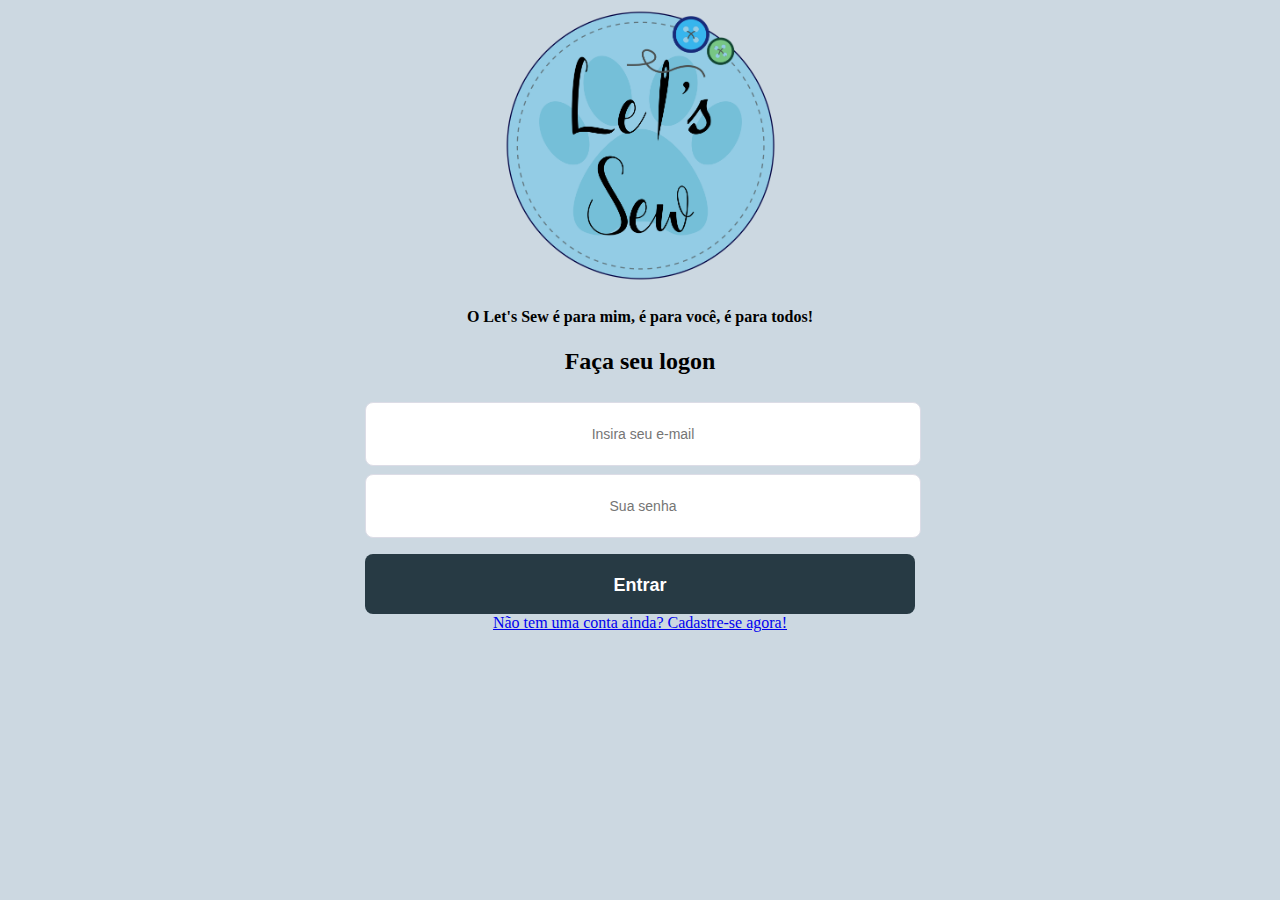
<file: index.html>
<!DOCTYPE html>

<html lang="pt-br">
    <head>
        <title>Let's Sew</title>
        <link rel="stylesheet" type="text/css" href="css/styles.css"/>
    </head>

<body>

    <div id="index-wrapper">
        <div id="index-container">
            <div id="logo">
                <img src="imagem/LOGO.png" alt="Let's Sew"/>
                <h4>
                    O Let's Sew é para mim, é para você, é para todos!
                </h4>
            </div>
            

            <div id="index-content">
                <h2>Faça seu logon</h2>
                
                    <form action="inicio.html">
                                   
                        <input 
                            id="email" 
                            name="email" 
                            required="required" 
                            type="email" 
                            placeholder="Insira seu e-mail"
                        />
                       
                        <input
                            id="password" 
                            name="password" 
                            required="required" 
                            type="password" 
                            placeholder="Sua senha" 
                        /> 
            
                        <button className="button" type="submit" to="inicio.html">Entrar</button>
                    
                        
                    </form>
                <a href="register.html">
                    Não tem uma conta ainda? Cadastre-se agora!
                </a>
                            
            </div><!--content-->
        </div><!--container-->
    </div>
</body>
    
</html>
</file>
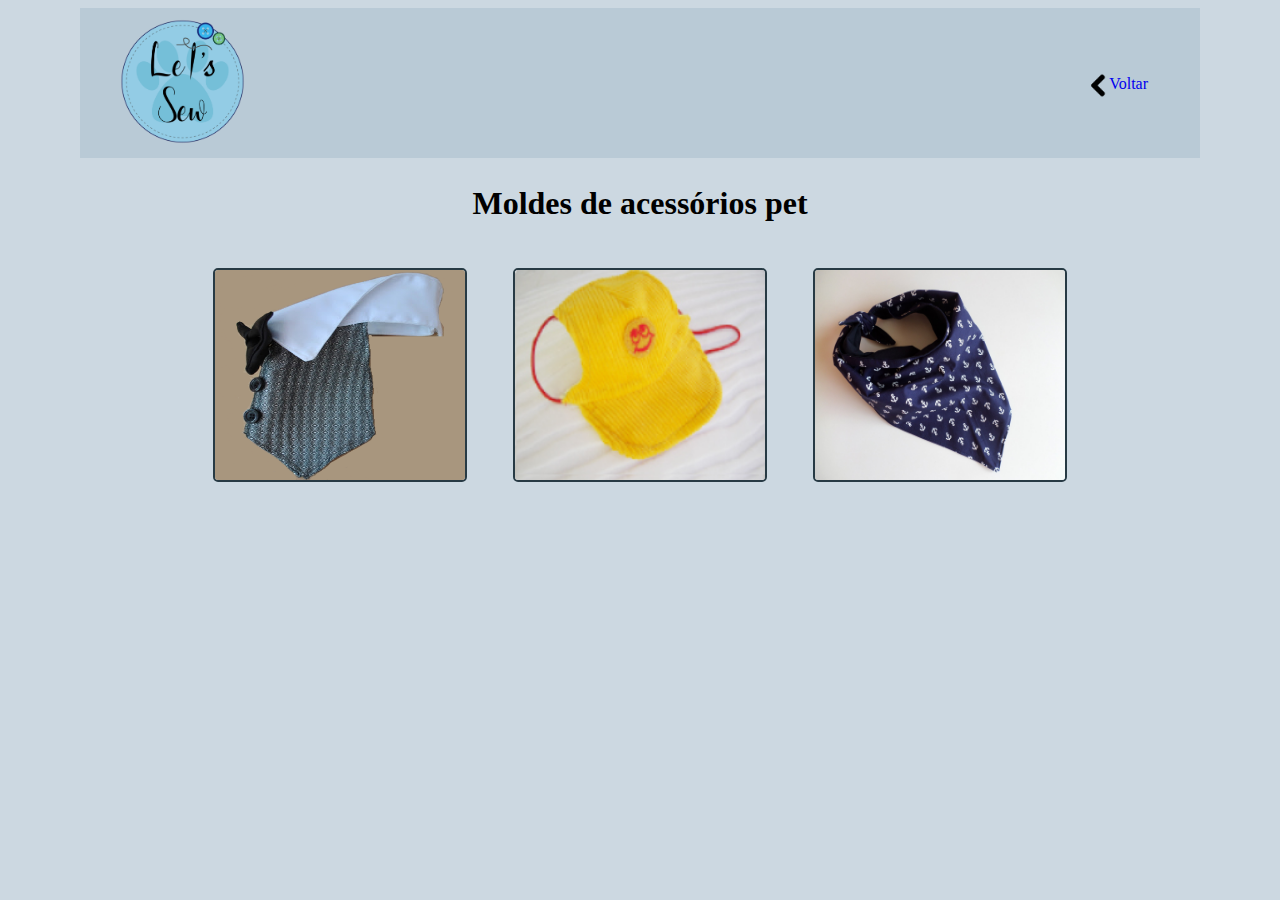
<file: acessorio.html>
<!DOCTYPE html>

<html lang="pt-br">
    <head>
        <title>Let's Sew</title>
        <link rel="stylesheet" type="text/css" href="css/styles.css"/>
    </head>

<body>
    <div id="inicio-wrapper">
        <div id="inicio-container">
            <header>
                <div>
                    <figure id="logo">
                        <a href="inicio.html">
                            <img id="logo" src="imagem/LOGO.png" alt="Let's Sew" />
                        </a> 
                        </figure>
                               
                        <figure id="voltar">
                            <a href="inicio.html">
                                <div id="img">
                                    <img id="voltar" src="imagem/seta-esquerda.png"/>
                                </div>
                                <div id="texto">
                                    Voltar 
                                </div>
                            </a>  
                        </figure>
                </div>
            </header>
            <div id="inicio-content">
                <header id="h1">
                    <h1> Moldes de acessórios pet </h1>
                </header>
                    
                <div id="roupa">
                    <a href="https://drive.google.com/file/d/1dhXNYVjAX0RTjYss81EXVZVkacLY2z4a/view?usp=sharing" target="_blank"><img src="imagem/a1.png"></a>
                    <a href="https://drive.google.com/file/d/1lOI-K9bTMAAk-q2Ea0zPEcLHD11qMVqV/view?usp=sharing" target="_blank"><img src="imagem/a2.png"></a>
                    <a href="https://drive.google.com/file/d/19d7EDFp0p7XpR_x4J6KWWTnoNIAfXPAY/view?usp=sharing" target="_blank"><img src="imagem/a3.png"></a>
               </div>
               
            </div><!--content-->
        </div><!--container-->
    </div>
    </body>
</html>
</file>
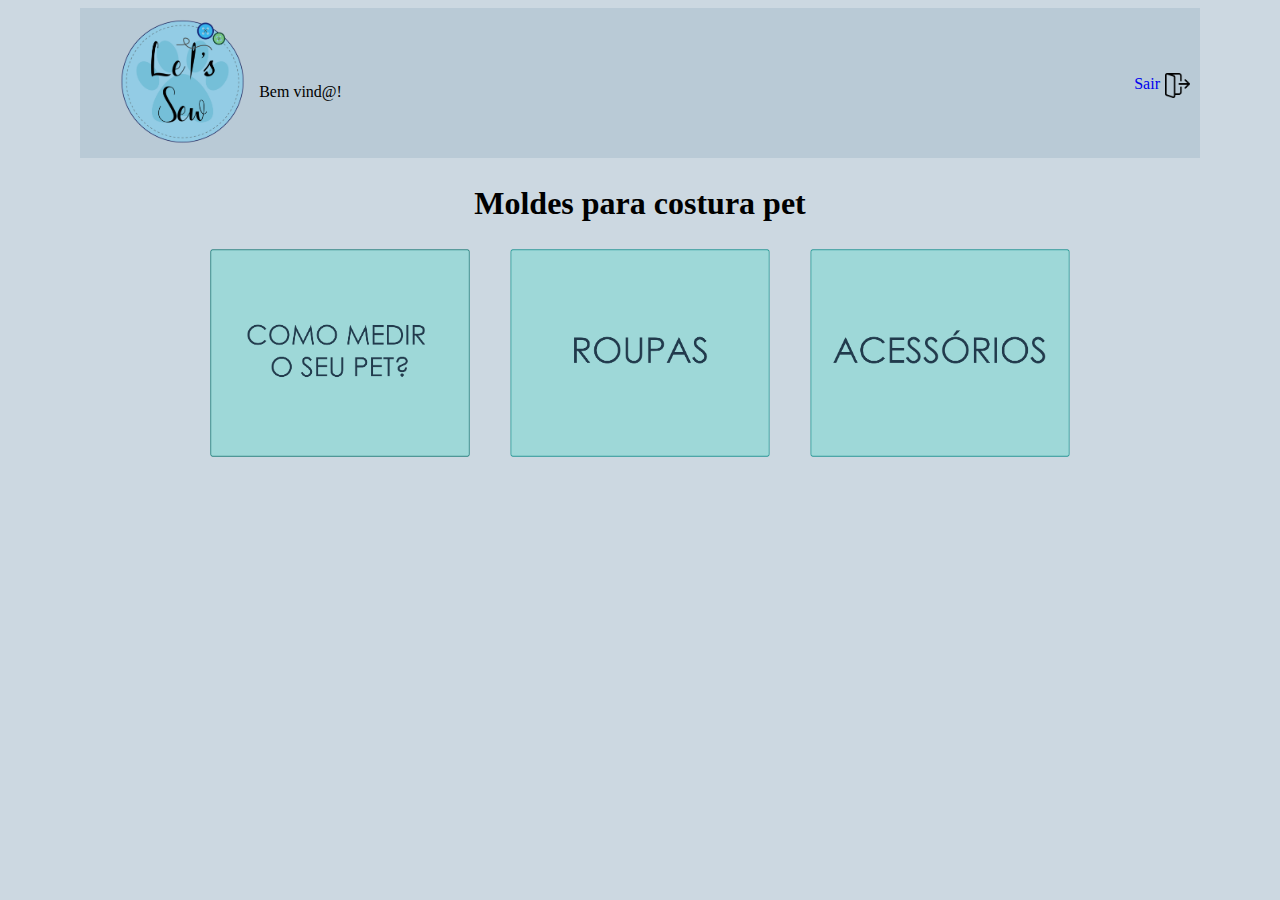
<file: inicio.html>
<!DOCTYPE html>

<html lang="pt-br">
    <head>
        <title>Let's Sew</title>
        <link rel="stylesheet" type="text/css" href="css/styles.css"/>
    </head>
<body>


    <div id="inicio-wrapper">
        <div id="inicio-container">
            <header>
                <div>
                    <figure id="logo">
                        <a href="inicio.html">
                             <img id="logo" src="imagem/LOGO.png" alt="Let's Sew" />
                        </a> 
                        <span>Bem vind@!</span>
                     </figure>
                       
                    <figure id="sair">
                            <a href="index.html">
                             Sair <img src="imagem/sair.png"/>
                            </a>
                            
                    </figure>
                </div>
            </header>
            <div id="inicio-content">
                <header id="h1">
                    <h1> Moldes para costura pet </h1>
                </header>
                    
                <div id="menu">
                    <a href="medir.html"><img src="imagem/medir.png"/></a>
                    <a href="roupa.html"><img src="imagem/roupa.png"></a>
                    <a href="acessorio.html"><img src="imagem/acessorio.png"></a>
                </div>
                            
            </div><!--content-->
        </div><!--container-->
    </div>
</body>
</html>
</file>
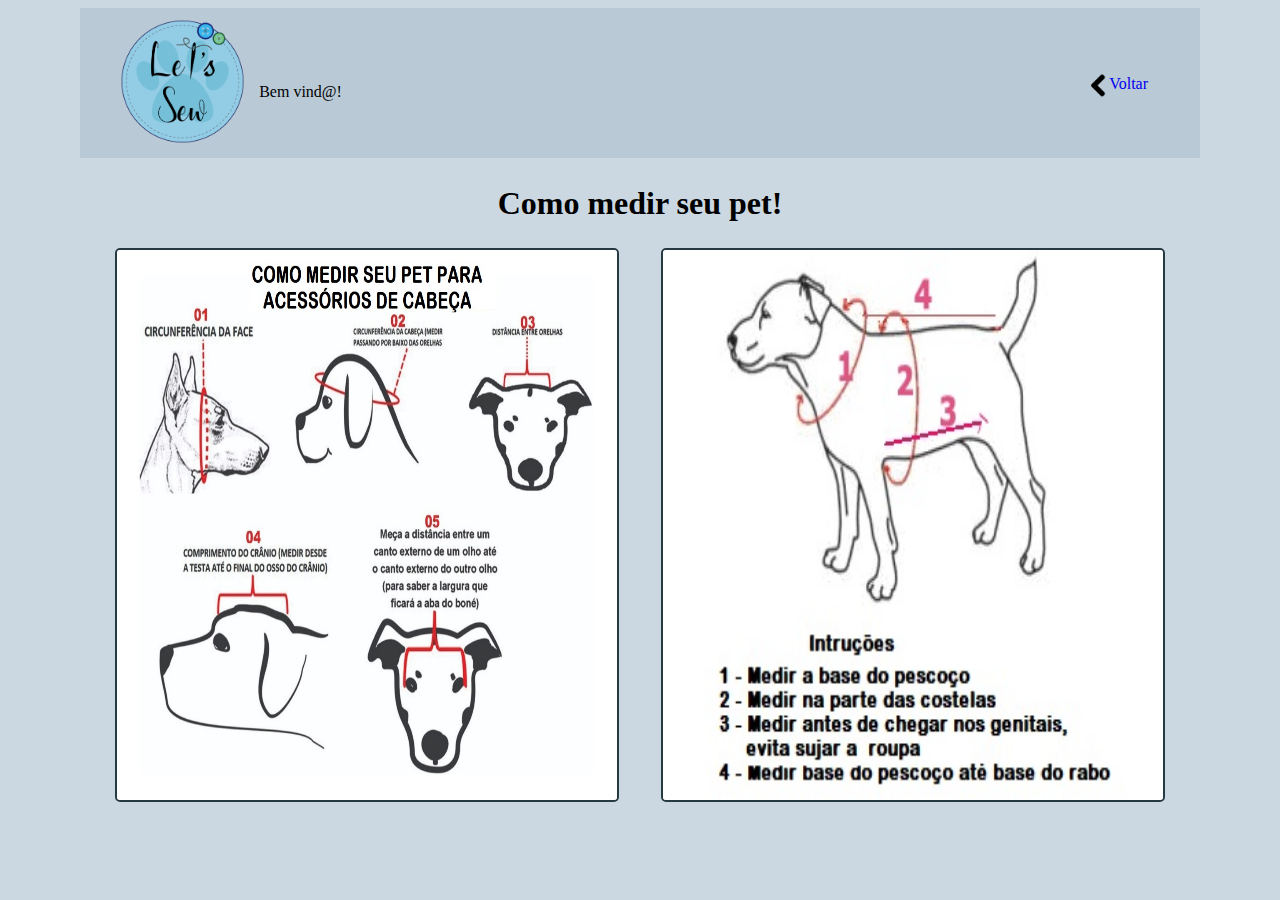
<file: medir.html>
<!DOCTYPE html>

<html lang="pt-br">
    <head>
        <title>Let's Sew</title>
        <link rel="stylesheet" type="text/css" href="css/styles.css"/>
    </head>
<body>


    <div id="inicio-wrapper">
        <div id="inicio-container">
            <header>
                <div>
                    <figure id="logo">
                        <a href="inicio.html">
                             <img id="logo" src="imagem/LOGO.png" alt="Let's Sew" />
                        </a> 
                        <span>Bem vind@!</span>
                     </figure>
                       
                     <figure id="voltar">
                        <a href="inicio.html">
                            <div id="img">
                                <img id="voltar" src="imagem/seta-esquerda.png"/>
                            </div>
                            <div id="texto">
                                Voltar 
                            </div>
                        </a>  
                </figure>
                </div>
            </header>
            <div id="inicio-content">
                <header id="h1">
                    <h1> Como medir seu pet! </h1>
                </header>
                    
                <div id="medir">
                    <img src="imagem/medir.jpg"/></a>
                    <img src="imagem/medir2.jpg"></a>
                </div>
                            
            </div><!--content-->
        </div><!--container-->
    </div>
</body>
</html>
</file>
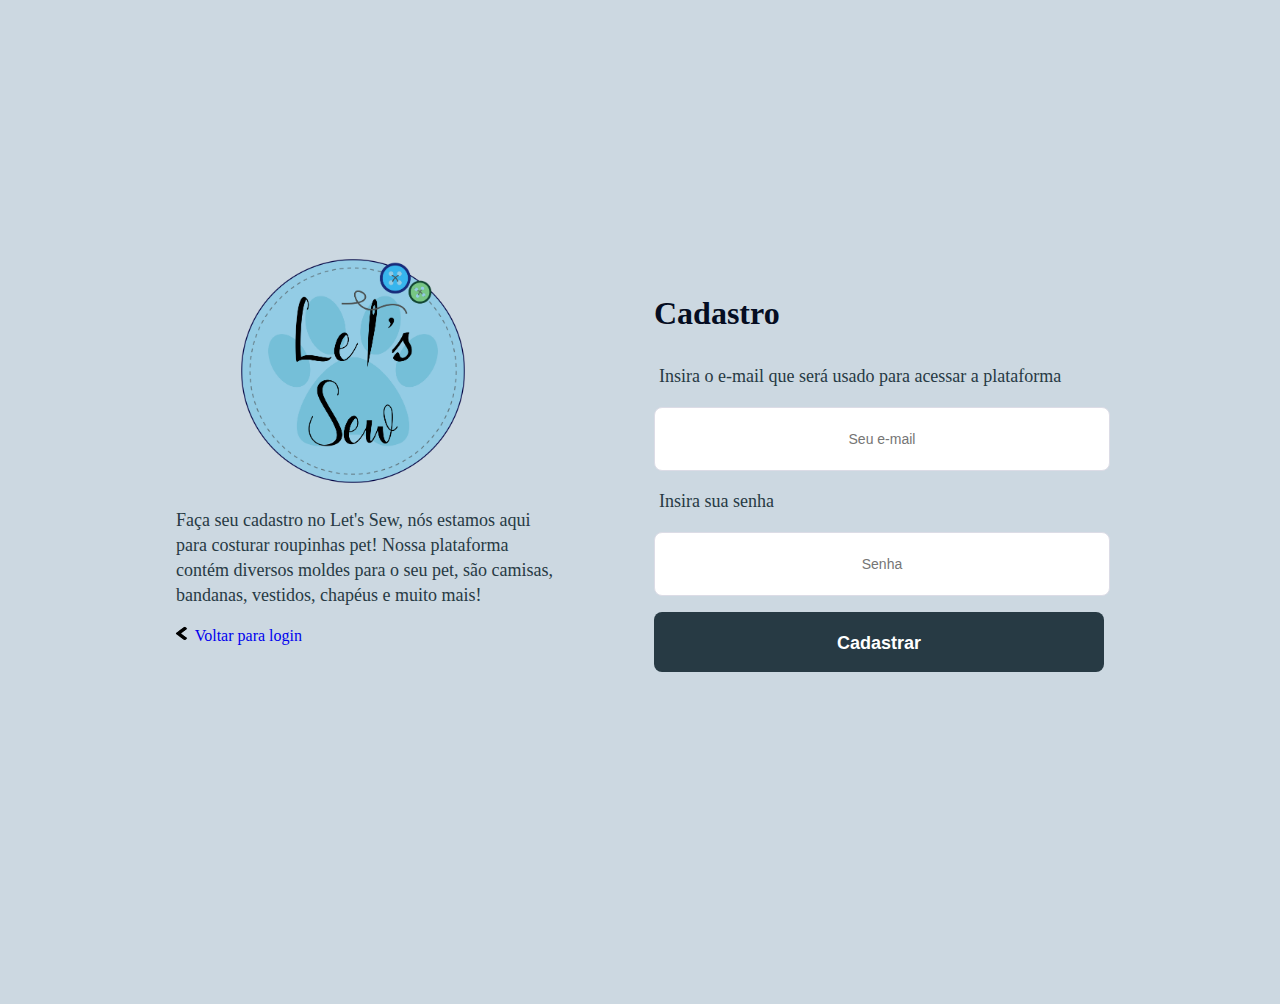
<file: register.html>
<!DOCTYPE html>

<html lang="pt-br">
    <head>
        <title>Let's Sew</title>
        <link rel="stylesheet" type="text/css" href="css/styles.css"/>
    </head>
<div id="register-container">
        <div id="content">
            <section id="esquerda">
                <img src="imagem/LOGO.png" class="logo" alt="Let's Sew"/>

                
                <p>
                    Faça seu cadastro no Let's Sew, nós estamos aqui para costurar roupinhas pet! 
                    Nossa plataforma contém diversos moldes para o seu pet, são camisas, 
                    bandanas, vestidos, chapéus e muito mais!
                </p>

                <figure class="seta-esquerda">
                    <img src="imagem/seta-esquerda.png"/>
                        <a href="index.html">
                         Voltar para login
                        </a>
                </figure>
            </section>

            <form id="input" action="registerdone.html">

                <h1>Cadastro</h1>
                
                <p>
                    Insira o e-mail que será usado para acessar a plataforma
                </p>
                <input 
                    id="email" 
                    name="email" 
                    required="required" 
                    type="email"
                    placeholder="Seu e-mail"                  
                />
                <p>
                    Insira sua senha
                </p>
                <input
                    id="password" 
                    name="password" 
                    required="required" 
                    type="password" 
                    placeholder="Senha" 
                />
                <button id="button" type="submit">Cadastrar</button>
            </form>
        </div>
    </div>
</html>
</file>
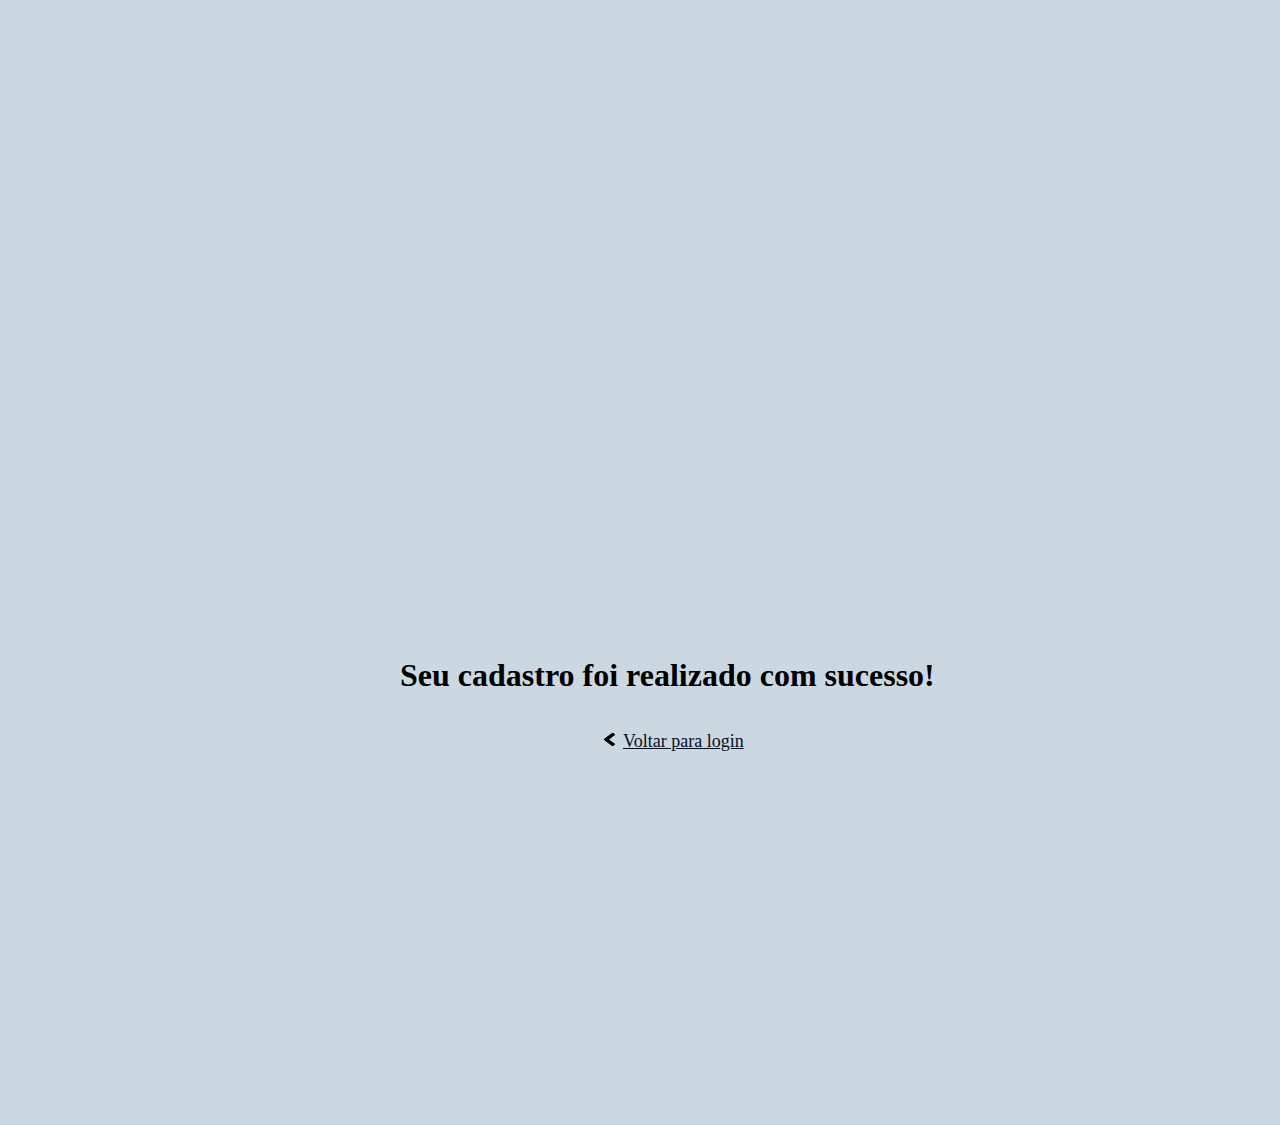
<file: registerdone.html>
<!DOCTYPE html>

<html lang="pt-br">
    <head>
        <title>Let's Sew</title>
        <link rel="stylesheet" type="text/css" href="css/styles.css"/>
    </head>
<body>
    <div id="janela">
        <header>
            <h1>
                Seu cadastro foi realizado com sucesso!
             </h1> 
        </header>
       
        <figure id="seta-esquerda">
            <img src="imagem/seta-esquerda.png"/>
                <a href="index.html">
                     Voltar para login
                </a>
        </figure>
    
        
    </div>
</body>
</file>
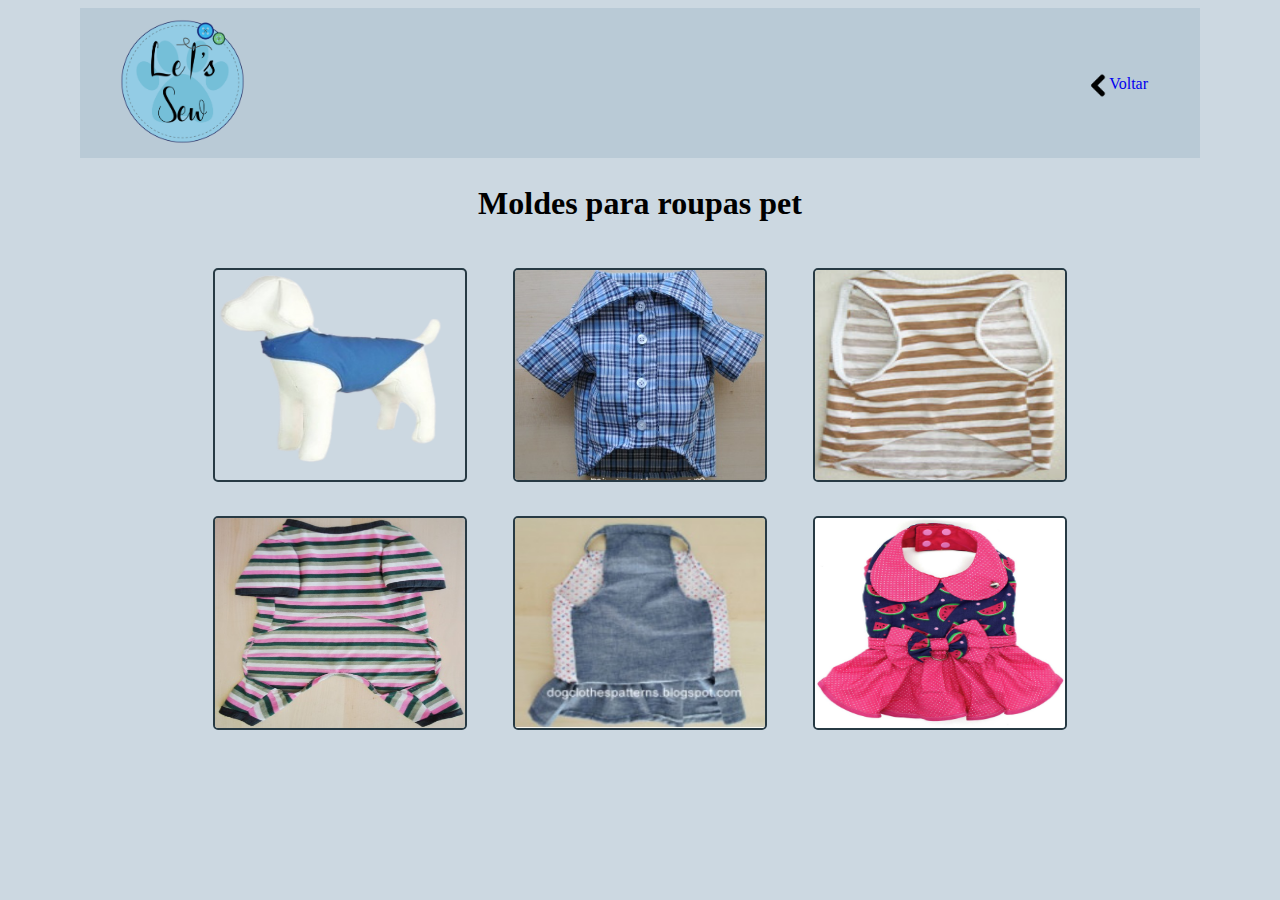
<file: roupa.html>
<!DOCTYPE html>

<html lang="pt-br">
    <head>
        <title>Let's Sew</title>
        <link rel="stylesheet" type="text/css" href="css/styles.css"/>
    </head>

<body>
    <div id="inicio-wrapper">
        <div id="inicio-container">
            <header>
                <div>
                    <figure id="logo">
                        <a href="inicio.html">
                            <img id="logo" src="imagem/LOGO.png" alt="Let's Sew" />
                        </a> 
                        </figure>
                           
                         <figure id="voltar">
                            <a href="inicio.html">
                                <div id="img">
                                    <img id="voltar" src="imagem/seta-esquerda.png"/>
                                </div>
                                <div id="texto">
                                    Voltar 
                                </div>
                            </a>  
                    </figure>
                    </div>
                </header>
                <div id="inicio-content">
                        <header id="h1">
                            <h1> Moldes para roupas pet </h1>
                        </header>
                            
                        <div id="roupa">
                            <a href="https://drive.google.com/file/d/1qdscJCZrvEDhJBeog79HIsyv2PhQP8hg/view?usp=sharing" target="_blank"><img src="imagem/b1.png"></a>
                            <a href="https://drive.google.com/file/d/16KY30oWwFo6JuXuWrGV5pCUZYOuX2qMg/view?usp=sharing" target="_blank"><img src="imagem/b2.jpg"></a>
                            <a href="https://drive.google.com/file/d/1BQywYH5syZhJEP_r_yN-APTznD-K2ZoA/view?usp=sharingl" target="_blank"><img src="imagem/b3.png"></a>
                       </div>
                       <div id="roupa">
                            <a href="https://drive.google.com/file/d/1xgIUQbx7wTKlfOkzfzcuclXzCwBllncF/view?usp=sharing" target="_blank"><img src="imagem/p1.jpg"></a>
                            <a href="https://drive.google.com/file/d/1KlUngX9QhGLpjRYG9FRHjQ7NW_OlZPDV/view?usp=sharing" target="_blank"><img src="imagem/m1.jpg"></a>
                            <a href="https://drive.google.com/file/d/1KTZUn7MK18XEudi6_MFJkGDQQpRtdZ4Z/view?usp=sharing" target="_blank"><img src="imagem/v1.png"></a>
                        </div>
                </div><!--content-->
            </div><!--container-->
        </div>
    </body>
</html>
</file>
<file: css/styles.css>
@charset "UTF-8";

body{
    background-color: #aec2cfa2 ;
    }
/*Formatação login.html */
div#index-wrapper {
    min-height: 100%;
    position: relative;

}
div#index-container {
    width: 100%;
    max-width: 1120px;
    margin: 0 auto;
    
    display: block;
    align-items: center;
    justify-content: center;
    position: relative;
    padding-bottom: 80px;
    overflow: hidden;
}

div#index-container img {
    height: 275px;
}

div#index-container div#logo{
    width: 100%;
    max-width: 350px;
    margin: 0 auto;
    text-align: center;
    
    position: relative;
}

div#index-content{
    width: 100%;
    max-width: 1000px;
    margin: 0 auto;
    
    align-items: center;
    justify-content: center;
    position: relative;
}
div#index-content {
    text-align: center;
}
div#index-content form {
    margin: 0 auto;
    
    align-items: center;
    justify-content: center;
    width: 100%;
    max-width: 550px;
    text-align: center;
}
div#index-content form input{
    margin-top: 8px;
}

/*Formatação resgiter.html*/

div#register-container{
    width: 100%;
    max-width: 1120px;
    height: 100vh;
    margin: 0 auto;
      
    display: flex;
    align-items: center;
    justify-content: center;
}

div#content section figure.seta-esquerda img{
    width: 20px;
    height: 15px;
    margin: 0px 0px 0px -45px; 
}

div#content section a {
    text-decoration: none;
    text-decoration-color: #050d22
}

div#content{
    width: 100%;
    max-width: 1120px;
    height: 100vh;
    margin: 0 auto;
    
    padding: 96px;
   
    display: flex;
    justify-content: space-between;
    align-items: center;
}

div#content section {
    width: 100%;
    max-width: 380px;
}

div#content section img {
    width: 230px;
    height: 230px;
    margin: 0px 0px 0px 62px; 
}

div#content form h1 {
    color: #050d22;
    margin: 50px 0 32px;
    font-size: 32px;
}

div#content section p {
    
    font-size: 18px;
    color: #273a44;
    line-height: 25px;
}

div#content form {
    width: 100%;
    max-width: 450px;
}

form#content input {
    margin-top: 8px;
}
/*Formatação registerdone.html*/

div#janela {
    width: 100%;
    max-width: 1120px;
    height: 100vh;
    margin: 0 auto;
    
    
    align-content: center;
    justify-content: center;

    display: block;
    position: absolute;
    top: 225px;
    left: 400px;
}

div#janela figure{ 
    display: inline-block;
    position: absolute;
    margin-left: 244px;
}
div#janela figure img{
    width: 20px;
    height: 15px;
    margin: 0px 0px 0px -45px; 
}
div#janela a{
    color: #050d22;
    margin: 40px 0 25px 0px;
    font-size: 18px;
}

/*Formatação inicio.html junto do header-padrão pós inicio*/
div#inicio-wrapper {
    min-height: 100%;
    
}
div#inicio-container {
    padding-bottom: 80px;
    overflow: hidden;
}


div#inicio-container header {
    width: 100%;
    max-width: 1120px;
    margin: 0 auto;
    
    display: flex;
    justify-content: space-between;
    align-items: center;

    height: 150px;
    background: #aec2cfa2;

}

div#inicio-container header div {
    display: flex;
    justify-content: space-between;
    align-items: center;

    position: relative;
    width: 100%;
    height: 52px;
    margin: 0 auto;
}

div#inicio-container header figure img {
    position: relative;
}

div#inicio-container header figure#logo img{
    height: 125px;
}

div#inicio-container header figure#logo span{
    position: absolute;
    top: 50%;
    left: 16%
}
div#inicio-container header figure#sair{
    align-content: center;
    vertical-align: middle;
}
div#inicio-container header figure#sair img {
    padding-left: 5px;
    position: absolute;
    height: 25px;
}

div#inicio-container header figure#sair a {
    align-content: center;
    vertical-align: middle;
    position: relative;
    text-decoration: none;
}

div#inicio-container header figure#voltar{
    display: flex;
    justify-content: center;
    vertical-align: middle;
}
div#inicio-container header figure#voltar div{
    display: inline;
    padding: 5px;
    margin: 7px;
    align-content: center;
    vertical-align: middle;
}
div#inicio-container header figure#voltar img {
    position: absolute;
    height: 25px;
}

div#inicio-container header figure#voltar a {
    position: relative;
    text-decoration: none;
}
div#inicio-content {
    width: 100%;
    max-width: 1120px;
    margin: 0 auto;
    
    position: relative;
}

div#inicio-content header#h1 {
    height: 70px;
    background: none;
    margin: 10px auto;
    text-align: center;
}
div#inicio-content header#h1 h1 {
    margin: 2px auto;
}
/*Menu navegação*/

div#inicio-content div{
    width: 100%;
    max-width: 900px;
    margin: 10px auto;
    
    display: flex;
    justify-content: space-around;
    align-items: center;

    background: none;

}

div#inicio-content div#menu a img{
    height: 210px;
}

div#inicio-content div#roupa{
    max-width: 900px;
    margin: 30px auto;
}
div#inicio-content div#roupa a img{
    border: 2px solid #273a44;
    border-radius: 5px;
    height: 210px;
    width: 250px;

}

div#inicio-content div#medir{
    width: 100%;
    max-width: 1050px;
    margin: 10px auto;
    
    display: flex;
    justify-content: space-between;
    align-items: center;

}

div#inicio-content div#medir img{
    border: 2px solid #273a44;
    border-radius: 5px;
    height: 550px;
    width: 500px;
}
/*Formatação Global*/
form p{
    padding-left: 5px;
    font-size: 18px;
    color: #273a44;
    line-height: 25px;
}

form input {
    width: 100%;
    height: 60px;
    color: #333;
    border: 1px solid #dcdce6;
    border-radius: 8px;
    text-align: center;
    
}

input, button, textarea {
    font: 400 14px Roboto, sans-serif;
}

button{
    cursor: pointer;
    width: 100%;
    height: 60px;
    background: #273a44;
    border: 0;
    border-radius: 8px;
    color: #FFF;
    font-weight: 700;
    margin-top: 16px;
    display: inline-block;
    text-align: center;
    text-decoration: none;
    font-size: 18px;
    line-height: 60px;
    transition: filter 0.2s;
}

button:hover{
    filter: brightness(90%);
}
</file>
